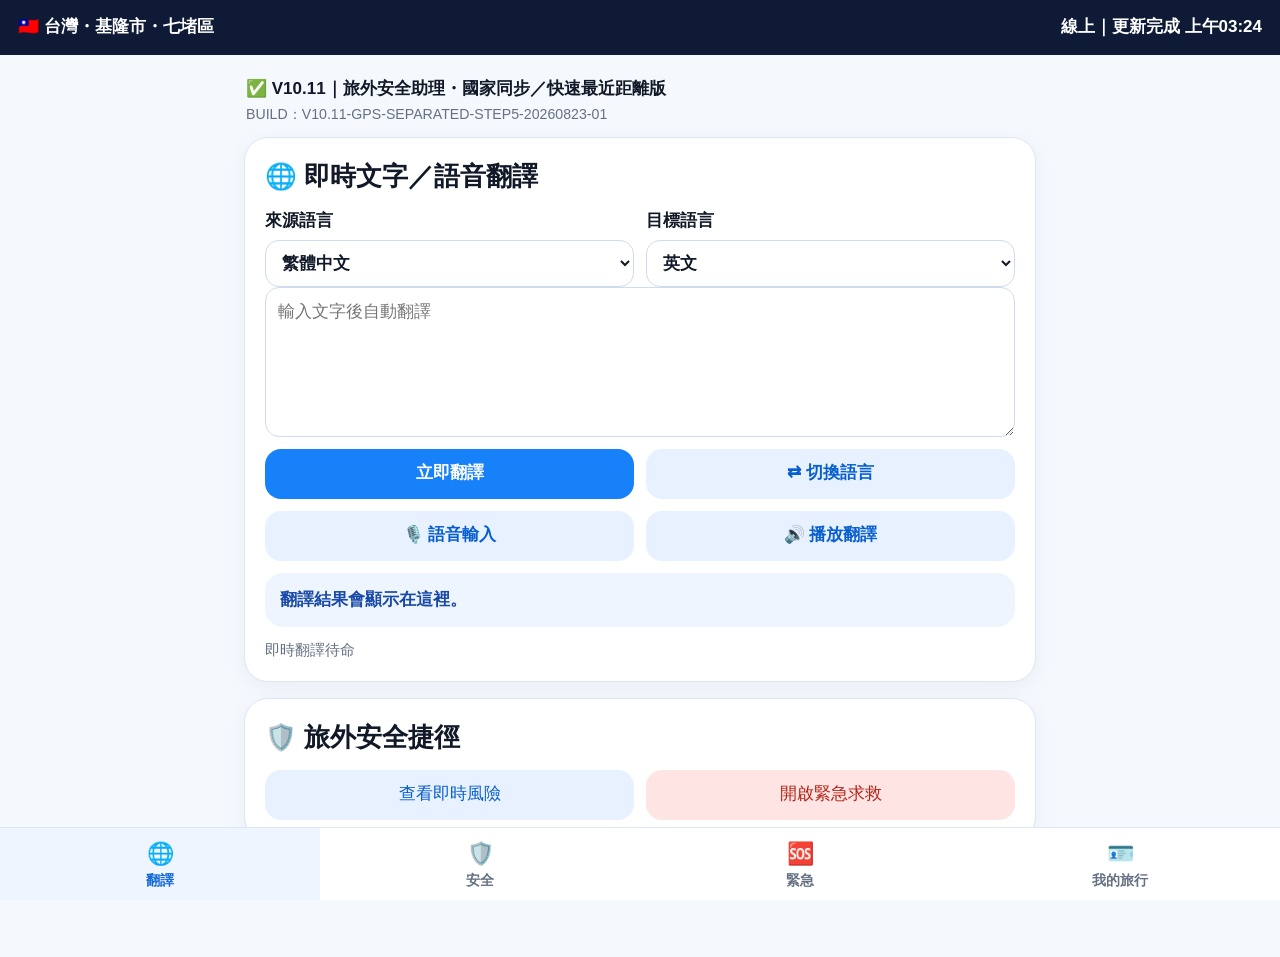
<file: index.html>
<!doctype html><html lang="zh-Hant"><head><meta charset="utf-8"><meta name="viewport" content="width=device-width,initial-scale=1,viewport-fit=cover"><meta name="theme-color" content="#0f172a"><meta name="app-build" content="V10.11-GPS-SEPARATED-STEP5-20260823-01"><link rel="manifest" href="manifest.webmanifest?v=113"><link rel="stylesheet" href="style.css?v=113"><title>即時譯 V10.11｜翻譯</title></head><body data-page="translate"><div class="topbar"><span data-location>載入中</span><span><span data-net>線上</span>｜<span data-live-status>背景同步</span></span></div><main class="app"><section class="brand"><b>✅ <span data-version></span>｜旅外安全助理・國家同步／快速最近距離版</b><small>BUILD：<span data-build></span></small></section><section class="card"><h1>🌐 即時文字／語音翻譯</h1><div class="grid2"><label>來源語言<select id="srcLang"></select></label><label>目標語言<select id="dstLang"></select></label></div><div class="stack"><textarea id="translateInput" rows="5" placeholder="輸入文字後自動翻譯"></textarea><div class="grid2"><button id="translateBtn" class="primary">立即翻譯</button><button id="swapLang">⇄ 切換語言</button><button id="voiceBtn">🎙️ 語音輸入</button><button id="speakBtn">🔊 播放翻譯</button></div><div id="translateOutput" class="result">翻譯結果會顯示在這裡。</div><div id="liveTranslateStatus" class="voice-note">即時翻譯待命</div></div></section><section class="card"><h2>🛡️ 旅外安全捷徑</h2><div class="grid2"><a class="btn" href="risk.html?v=113">查看即時風險</a><a class="btn danger" href="sos.html?v=113">開啟緊急求救</a></div></section></main><nav class="bottomnav"><a class="active" href="index.html?v=113">🌐<span>翻譯</span></a><a class="" href="risk.html?v=113">🛡️<span>安全</span></a><a class="" href="sos.html?v=113">🆘<span>緊急</span></a><a class="" href="contacts.html?v=113">🪪<span>我的旅行</span></a></nav><script src="location-data.js?v=113"></script><script src="emergency-data.js?v=113"></script><script src="state-core.js?v=113"></script><script src="app.js?v=113"></script><script src="location-engine.js?v=113"></script><script src="voice-engine.js?v=113"></script><script src="nearby-service.js?v=113"></script><script src="risk-engine.js?v=113"></script><script src="live-events.js?v=113"></script><script src="local-phrases.js?v=113"></script><script src="translate-live.js?v=113"></script><script src="news-engine.js?v=113"></script></body></html>
</file>
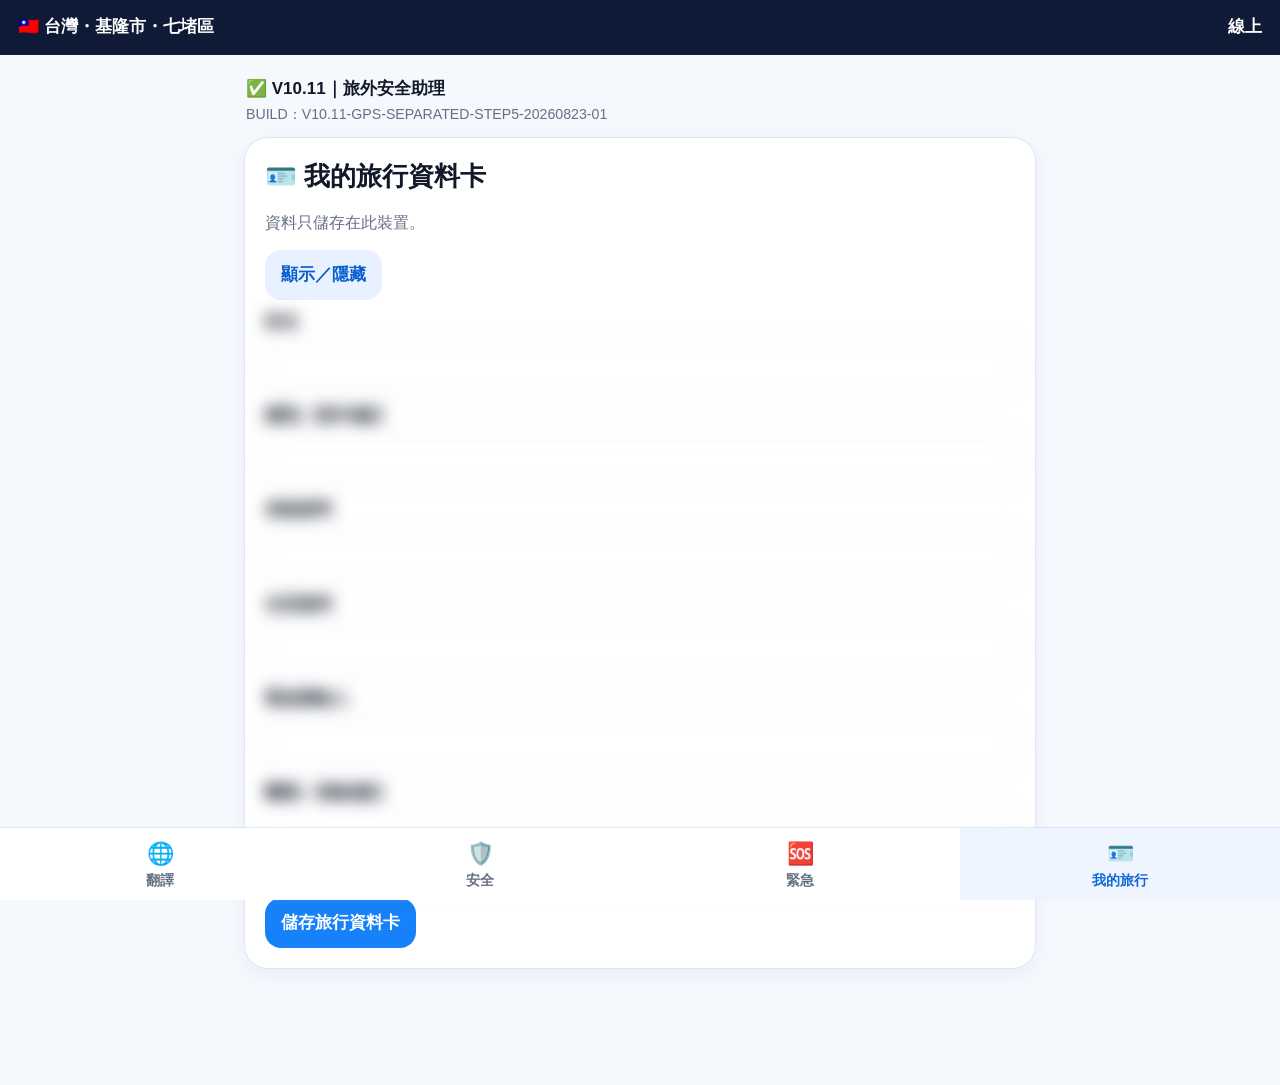
<file: contacts.html>
<!doctype html><html lang="zh-Hant"><head><meta charset="utf-8"><meta name="viewport" content="width=device-width,initial-scale=1,viewport-fit=cover"><meta name="theme-color" content="#0f172a"><meta name="app-build" content="V10.11-GPS-SEPARATED-STEP5-20260823-01"><link rel="manifest" href="manifest.webmanifest?v=113"><link rel="stylesheet" href="style.css?v=113"><title>即時譯 V10.11｜我的旅行</title></head><body data-page="trip"><div class="topbar"><span data-location>載入中</span><span data-net>線上</span></div><main class="app"><section class="brand"><b>✅ <span data-version></span>｜旅外安全助理</b><small>BUILD：<span data-build></span></small></section><section class="card"><h1>🪪 我的旅行資料卡</h1><p class="muted">資料只儲存在此裝置。</p><button id="toggleSensitive">顯示／隱藏</button><div id="sensitiveFields" class="stack trip-secret" style="margin-top:10px"><label>姓名<input id="trip-name"></label><label>護照／證件備註<input id="trip-passport"></label><label>保險資料<input id="trip-insurance"></label><label>住宿資料<input id="trip-hotel"></label><label>緊急聯絡人<input id="trip-emergencyContact"></label><label>醫療／過敏備註<textarea id="trip-medicalNote"></textarea></label></div><button id="saveTrip" class="primary" style="margin-top:10px">儲存旅行資料卡</button></section></main><nav class="bottomnav"><a class="" href="index.html?v=113">🌐<span>翻譯</span></a><a class="" href="risk.html?v=113">🛡️<span>安全</span></a><a class="" href="sos.html?v=113">🆘<span>緊急</span></a><a class="active" href="contacts.html?v=113">🪪<span>我的旅行</span></a></nav><script src="location-data.js?v=113"></script><script src="emergency-data.js?v=113"></script><script src="state-core.js?v=113"></script><script src="app.js?v=113"></script><script src="location-engine.js?v=113"></script><script src="voice-engine.js?v=113"></script><script src="nearby-service.js?v=113"></script><script src="risk-engine.js?v=113"></script><script src="live-events.js?v=113"></script><script src="local-phrases.js?v=113"></script><script src="translate-live.js?v=113"></script><script src="news-engine.js?v=113"></script></body></html>
</file>
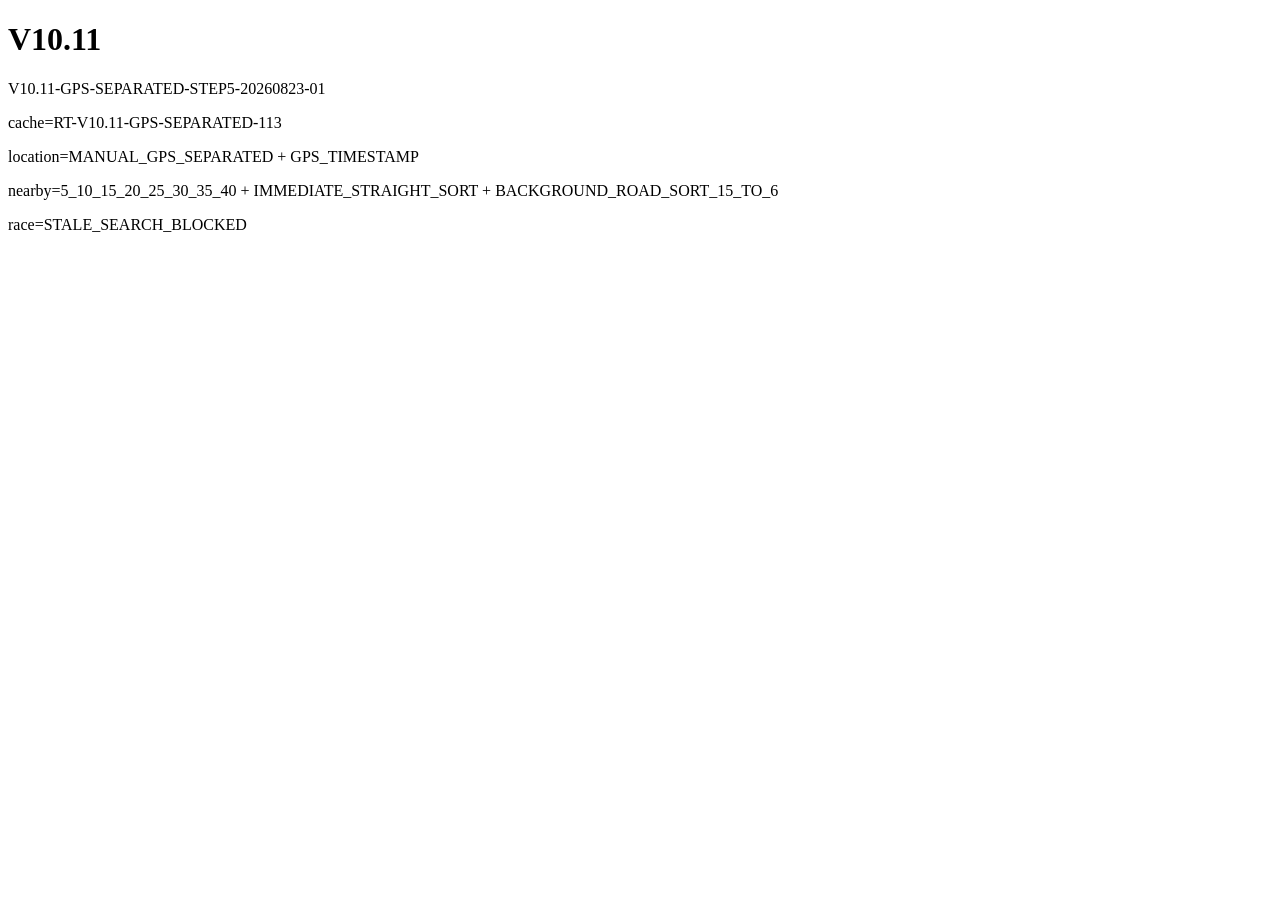
<file: deploy-check.html>
<!doctype html><meta charset="utf-8"><meta name="viewport" content="width=device-width,initial-scale=1"><title>Deploy Check</title><h1>V10.11</h1><p>V10.11-GPS-SEPARATED-STEP5-20260823-01</p><p>cache=RT-V10.11-GPS-SEPARATED-113</p><p>location=MANUAL_GPS_SEPARATED + GPS_TIMESTAMP</p><p>nearby=5_10_15_20_25_30_35_40 + IMMEDIATE_STRAIGHT_SORT + BACKGROUND_ROAD_SORT_15_TO_6</p><p>race=STALE_SEARCH_BLOCKED</p>
</file>
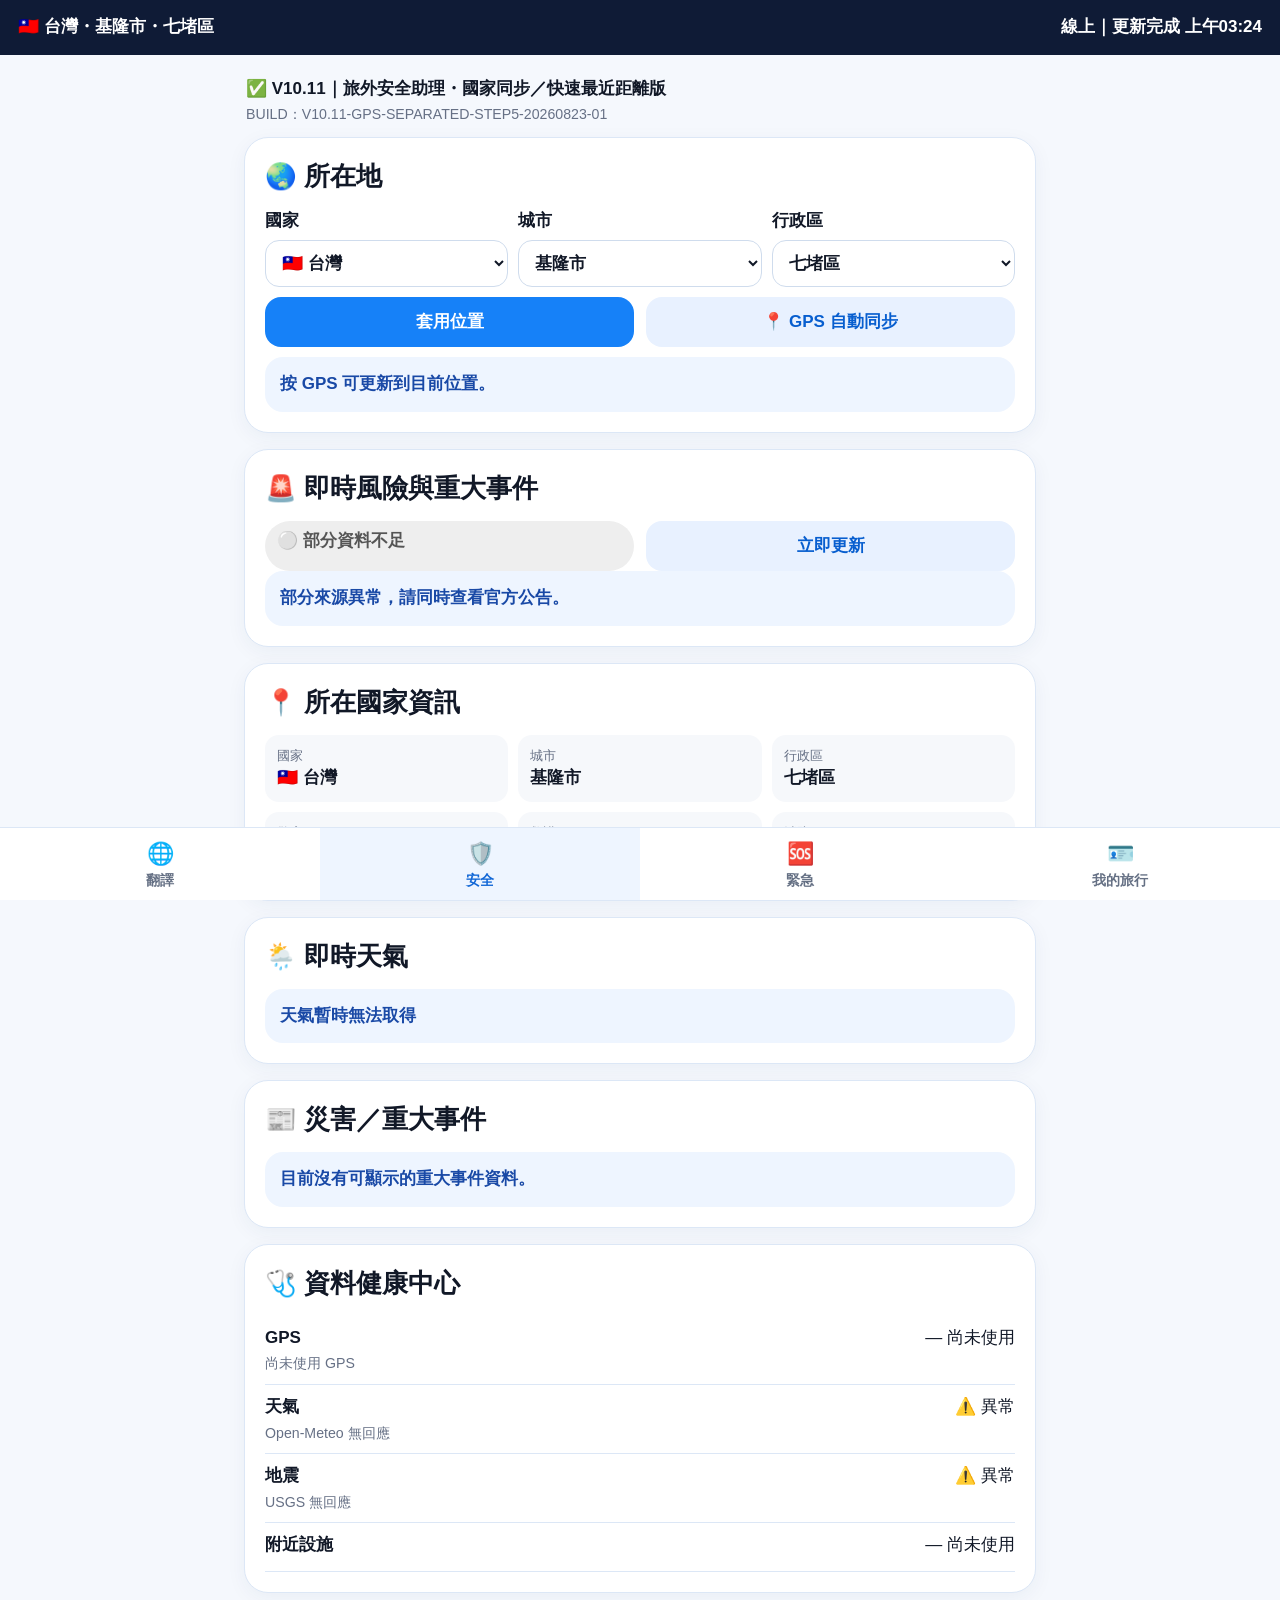
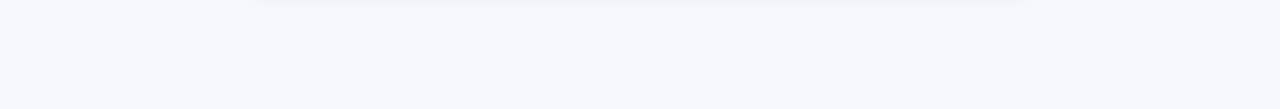
<file: risk.html>
<!doctype html><html lang="zh-Hant"><head><meta charset="utf-8"><meta name="viewport" content="width=device-width,initial-scale=1,viewport-fit=cover"><meta name="theme-color" content="#0f172a"><meta name="app-build" content="V10.11-GPS-SEPARATED-STEP5-20260823-01"><link rel="manifest" href="manifest.webmanifest?v=113"><link rel="stylesheet" href="style.css?v=113"><title>即時譯 V10.11｜安全</title></head><body data-page="risk"><div class="topbar"><span data-location>載入中</span><span><span data-net>線上</span>｜<span data-live-status>背景同步</span></span></div><main class="app"><section class="brand"><b>✅ <span data-version></span>｜旅外安全助理・國家同步／快速最近距離版</b><small>BUILD：<span data-build></span></small></section><section class="card"><h1>🌏 所在地</h1><div class="grid3"><label>國家<select id="countrySelect"></select></label><label>城市<select id="citySelect"></select></label><label>行政區<select id="districtSelect"></select></label></div><div class="grid2" style="margin-top:10px"><button id="applyLocation" class="primary">套用位置</button><button id="useGps">📍 GPS 自動同步</button></div><div id="locationStatus" class="status" style="margin-top:10px">按 GPS 可更新到目前位置。</div></section><section class="card"><h2>🚨 即時風險與重大事件</h2><div class="grid2"><span id="riskBadge" class="badge gray">⚪ 正在確認</span><button id="refreshLive">立即更新</button></div><div id="eventBox"></div></section><section class="card"><h2>📍 所在國家資訊</h2><div id="countryLiveInfo"></div></section><section class="card"><h2>🌦️ 即時天氣</h2><div id="weatherBox"></div></section><section class="card"><h2>📰 災害／重大事件</h2><div id="newsBox"></div></section><section class="card"><h2>🩺 資料健康中心</h2><div id="diagnosticBox"></div></section></main><nav class="bottomnav"><a class="" href="index.html?v=113">🌐<span>翻譯</span></a><a class="active" href="risk.html?v=113">🛡️<span>安全</span></a><a class="" href="sos.html?v=113">🆘<span>緊急</span></a><a class="" href="contacts.html?v=113">🪪<span>我的旅行</span></a></nav><script src="location-data.js?v=113"></script><script src="emergency-data.js?v=113"></script><script src="state-core.js?v=113"></script><script src="app.js?v=113"></script><script src="location-engine.js?v=113"></script><script src="voice-engine.js?v=113"></script><script src="nearby-service.js?v=113"></script><script src="risk-engine.js?v=113"></script><script src="live-events.js?v=113"></script><script src="local-phrases.js?v=113"></script><script src="translate-live.js?v=113"></script><script src="news-engine.js?v=113"></script></body></html>
</file>
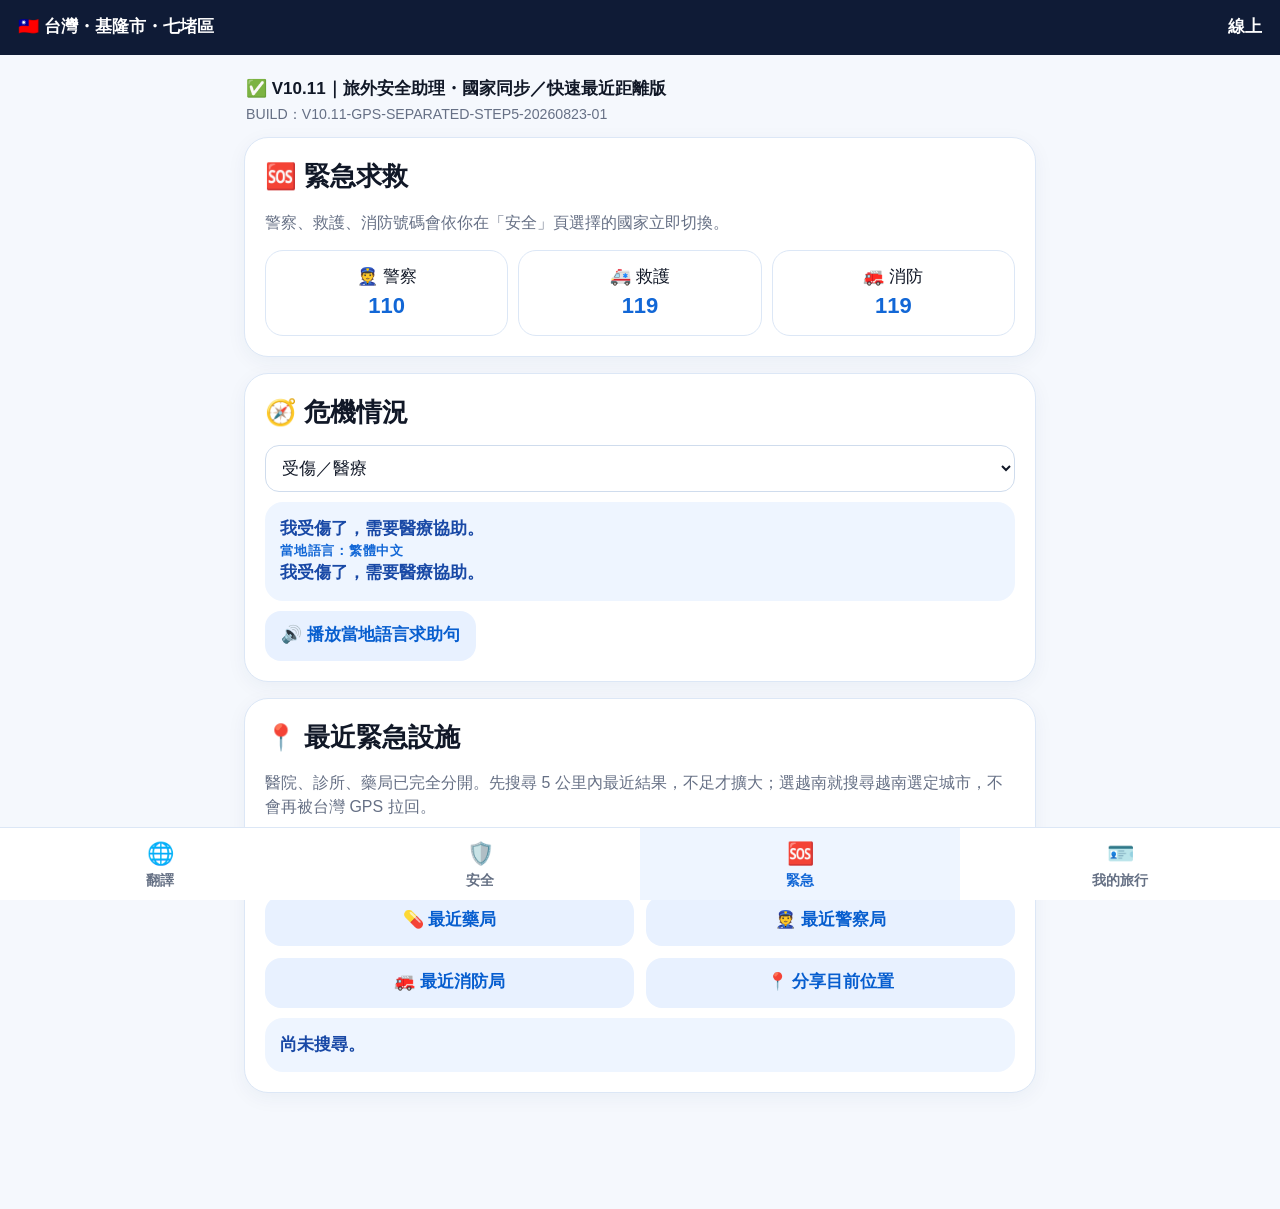
<file: sos.html>
<!doctype html><html lang="zh-Hant"><head><meta charset="utf-8"><meta name="viewport" content="width=device-width,initial-scale=1,viewport-fit=cover"><meta name="theme-color" content="#0f172a"><meta name="app-build" content="V10.11-GPS-SEPARATED-STEP5-20260823-01"><link rel="manifest" href="manifest.webmanifest?v=113"><link rel="stylesheet" href="style.css?v=113"><title>即時譯 V10.11｜緊急</title></head><body data-page="sos"><div class="topbar"><span data-location>載入中</span><span data-net>線上</span></div><main class="app"><section class="brand"><b>✅ <span data-version></span>｜旅外安全助理・國家同步／快速最近距離版</b><small>BUILD：<span data-build></span></small></section>

<section class="card"><h1>🆘 緊急求救</h1><p class="muted">警察、救護、消防號碼會依你在「安全」頁選擇的國家立即切換。</p><div id="callGrid" class="calls"></div></section>

<section class="card"><h2>🧭 危機情況</h2><select id="crisisType"><option value="medical">受傷／醫療</option><option value="crime">搶劫／攻擊</option><option value="followed">遭跟蹤／感到不安全</option><option value="accident">事故／車禍</option><option value="passport">護照遺失／被偷</option><option value="disaster">災害／戰爭／重大事件</option></select><div class="result" style="margin-top:10px"><b id="phraseZh"></b><div class="eyebrow">當地語言：<span id="phraseLangLabel">自動</span></div><span id="phraseTarget"></span></div><button id="playPhrase" style="margin-top:10px">🔊 播放當地語言求助句</button></section>

<section class="card"><h2>📍 最近緊急設施</h2><p class="muted">醫院、診所、藥局已完全分開。先搜尋 5 公里內最近結果，不足才擴大；選越南就搜尋越南選定城市，不會再被台灣 GPS 拉回。</p><div class="grid2">
<button id="near-hospital">🏥 最近醫院／急診</button>
<button id="near-clinic">🩺 最近診所／醫師</button>
<button id="near-pharmacy">💊 最近藥局</button>
<button id="near-police">👮 最近警察局</button>
<button id="near-fire">🚒 最近消防局</button>
<button id="shareLocation">📍 分享目前位置</button>
</div><div id="nearbyStatus" class="status" style="margin-top:10px">尚未搜尋。</div><div id="nearbyResults"></div></section></main>

<nav class="bottomnav"><a href="index.html?v=113">🌐<span>翻譯</span></a><a href="risk.html?v=113">🛡️<span>安全</span></a><a class="active" href="sos.html?v=113">🆘<span>緊急</span></a><a href="contacts.html?v=113">🪪<span>我的旅行</span></a></nav>

<script src="location-data.js?v=113"></script><script src="emergency-data.js?v=113"></script><script src="state-core.js?v=113"></script><script src="app.js?v=113"></script><script src="location-engine.js?v=113"></script><script src="voice-engine.js?v=113"></script><script src="nearby-service.js?v=113"></script><script src="risk-engine.js?v=113"></script><script src="live-events.js?v=113"></script><script src="local-phrases.js?v=113"></script><script src="translate-live.js?v=113"></script><script src="news-engine.js?v=113"></script></body></html>
</file>
<file: style.css>
:root{
  --navy:#0f1b36;--blue:#1267d6;--blue2:#eaf3ff;--ink:#111827;--muted:#667085;
  --line:#dce7f6;--card:#fff;--bg:#f5f8fd;--danger:#d92d20;--ok:#15803d;--warn:#c2410c;
  --safe-bottom:env(safe-area-inset-bottom,0px)
}
*{box-sizing:border-box}
html{font-family:-apple-system,BlinkMacSystemFont,"Noto Sans TC","PingFang TC",sans-serif;background:var(--bg);color:var(--ink)}
body{margin:0;background:var(--bg);font-size:17px;line-height:1.45}
button,a.btn,select,input,textarea{font:inherit}
button,.btn{min-height:50px;border:0;border-radius:16px;padding:12px 16px;font-weight:800;cursor:pointer;text-decoration:none;text-align:center;background:#e8f1ff;color:#075ecf}
button.primary,.btn.primary{background:#1681f8;color:white}
button.danger,.btn.danger{background:#fee4e2;color:#b42318}
.topbar{position:sticky;top:0;z-index:20;background:var(--navy);color:white;padding:15px 18px;font-weight:800;display:flex;justify-content:space-between;gap:12px}
.app{max-width:820px;margin:auto;padding:18px 14px calc(100px + var(--safe-bottom))}
.brand{padding:4px 2px 12px;display:flex;flex-direction:column;gap:3px}.brand small{color:var(--muted)}
.card{background:var(--card);border:1px solid var(--line);border-radius:24px;padding:20px;margin:0 0 16px;box-shadow:0 5px 20px rgba(20,57,102,.05)}
h1,h2,h3{margin:0 0 14px}.eyebrow{font-size:13px;text-transform:uppercase;letter-spacing:.06em;color:var(--blue);font-weight:800}
.grid2{display:grid;grid-template-columns:repeat(2,minmax(0,1fr));gap:12px}.grid3{display:grid;grid-template-columns:repeat(3,minmax(0,1fr));gap:10px}
.stack{display:grid;gap:12px}label{display:grid;gap:7px;font-weight:700}select,input,textarea{width:100%;border:1px solid #cfdced;border-radius:14px;padding:12px;background:white;color:var(--ink)}
textarea{resize:vertical}.result,.status{background:#eef5ff;border-radius:18px;padding:15px;color:#1949a6;font-weight:700}.muted{color:var(--muted);font-size:.94em}.voice-note{font-size:.9em;color:var(--muted)}
.bottomnav{position:fixed;bottom:0;left:0;right:0;z-index:30;background:#fff;border-top:1px solid var(--line);display:grid;grid-template-columns:repeat(4,1fr);padding-bottom:var(--safe-bottom)}
.bottomnav a{padding:10px 4px;color:#657084;text-decoration:none;text-align:center;font-size:22px}.bottomnav a span{display:block;font-size:14px;font-weight:800}.bottomnav a.active{background:#eef5ff;color:#1267d6}
.calls{display:grid;grid-template-columns:repeat(3,1fr);gap:10px}.call{border:1px solid var(--line);border-radius:18px;padding:14px;text-decoration:none;color:var(--ink);text-align:center}.call b{display:block;font-size:22px;color:#1267d6}
.near-card{border:1px solid var(--line);border-radius:24px;padding:18px;margin-top:14px;display:grid;grid-template-columns:56px 1fr;gap:12px;background:white}
.near-rank{width:48px;height:48px;border-radius:50%;display:grid;place-items:center;background:#edf4ff;color:#0867d8;font-size:24px;font-weight:900}
.near-main h3{font-size:24px;line-height:1.2;margin:4px 0 8px}.meta{font-size:18px;color:#5f6f88;font-weight:800}.near-info{margin-top:7px;color:#344054}.near-actions{display:flex;gap:9px;flex-wrap:wrap;margin-top:12px}.near-actions .btn{flex:1;min-width:120px}
.badge{display:inline-block;border-radius:999px;padding:8px 12px;font-weight:900}.badge.green{background:#dcfce7;color:#166534}.badge.orange{background:#ffedd5;color:#9a3412}.badge.red{background:#fee2e2;color:#991b1b}.badge.gray{background:#eee;color:#555}
.event{border-left:6px solid #94a3b8;padding:12px;margin:10px 0;background:#f8fafc}.event.orange{border-color:#f97316}.event.red{border-color:#dc2626}
.kpis{display:grid;grid-template-columns:repeat(4,1fr);gap:8px}.kpi{background:#f4f7fb;border-radius:16px;padding:12px}.kpi span,.info-grid span{display:block;color:var(--muted);font-size:13px}.kpi b{font-size:20px}
.info-grid{display:grid;grid-template-columns:repeat(3,1fr);gap:10px}.info-grid>div{background:#f6f8fb;padding:12px;border-radius:14px}
.diag-row{display:grid;grid-template-columns:1fr auto;gap:3px 12px;border-bottom:1px solid var(--line);padding:10px 0}.diag-row small{grid-column:1/-1;color:var(--muted)}
.news-item{padding:10px 0;border-bottom:1px solid var(--line)}.news-item a{font-weight:800;color:#125cc2;text-decoration:none}.news-item small{display:block;color:var(--muted)}
.trip-secret{filter:blur(8px);transition:.2s}.trip-secret.reveal{filter:none}
@media(max-width:580px){.grid3{grid-template-columns:1fr}.kpis,.info-grid{grid-template-columns:repeat(2,1fr)}.calls{grid-template-columns:1fr}.near-card{grid-template-columns:48px 1fr}.near-main h3{font-size:22px}}
</file>
